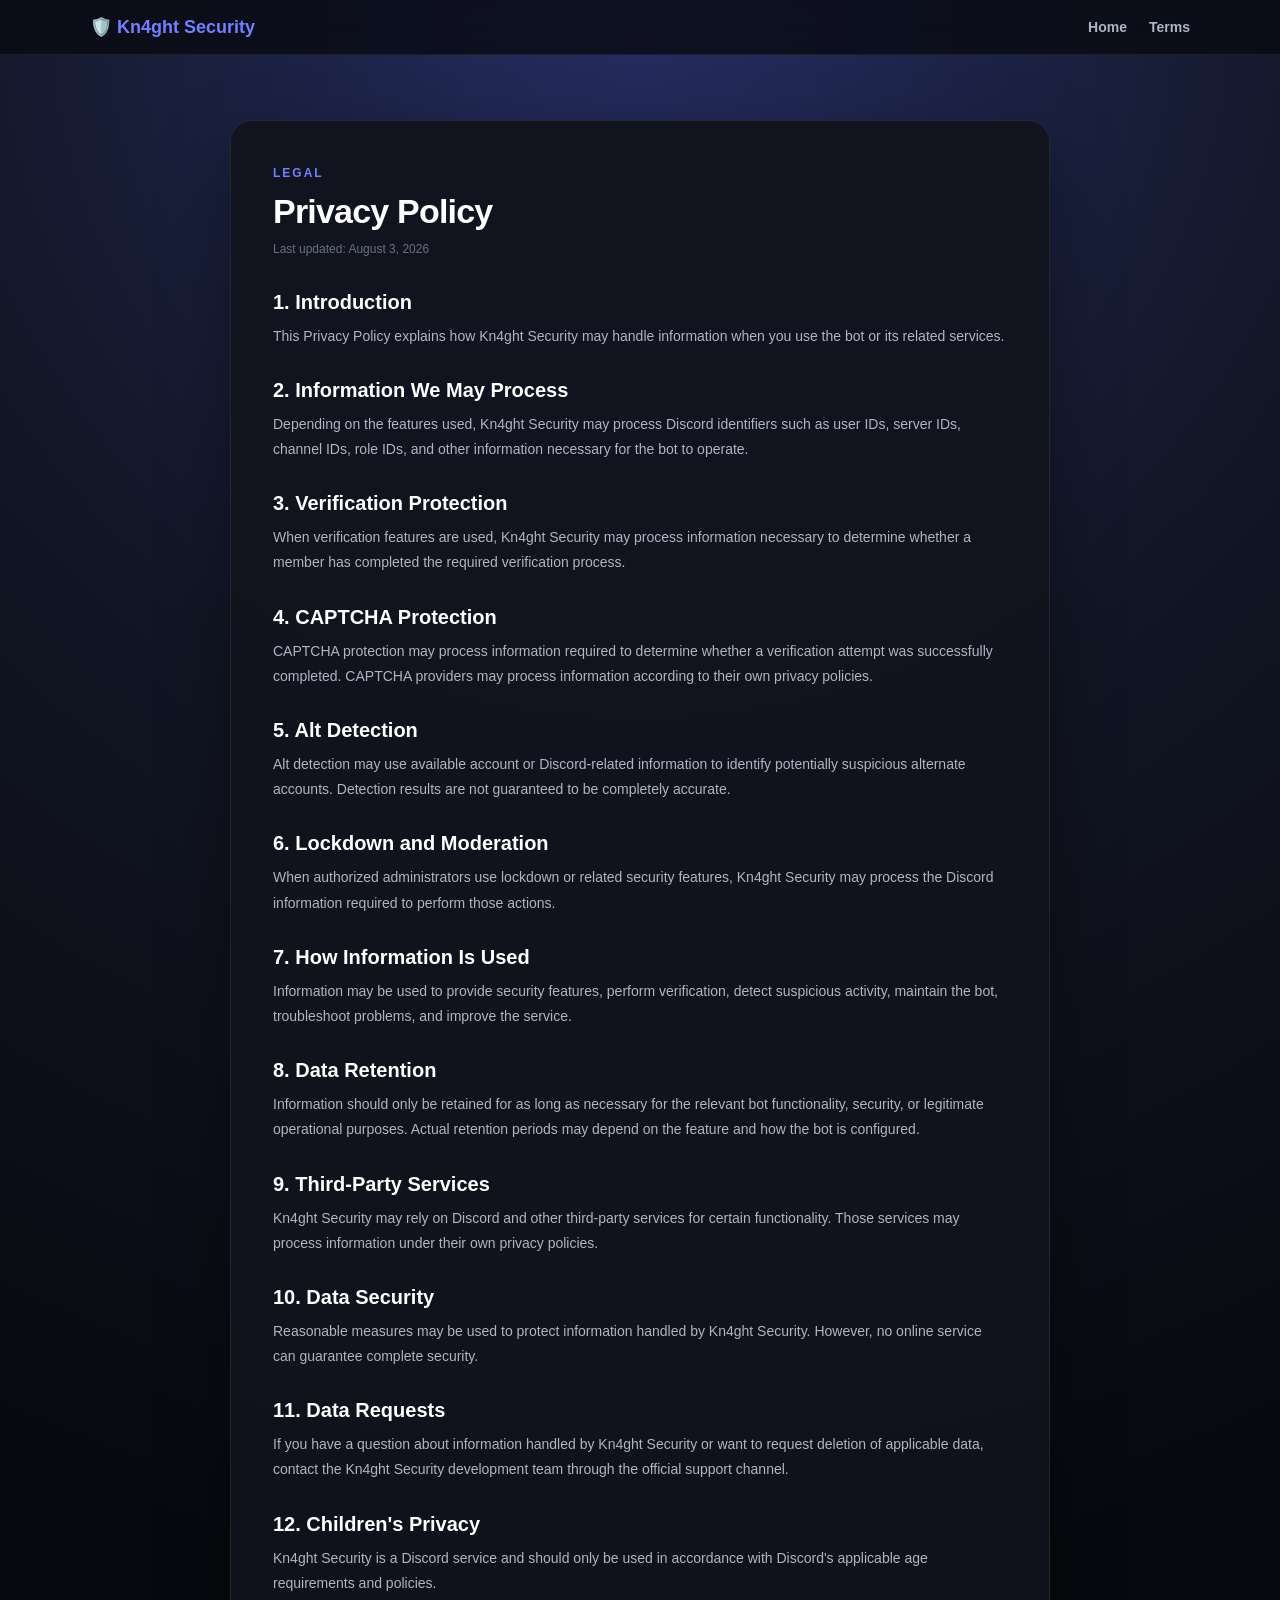
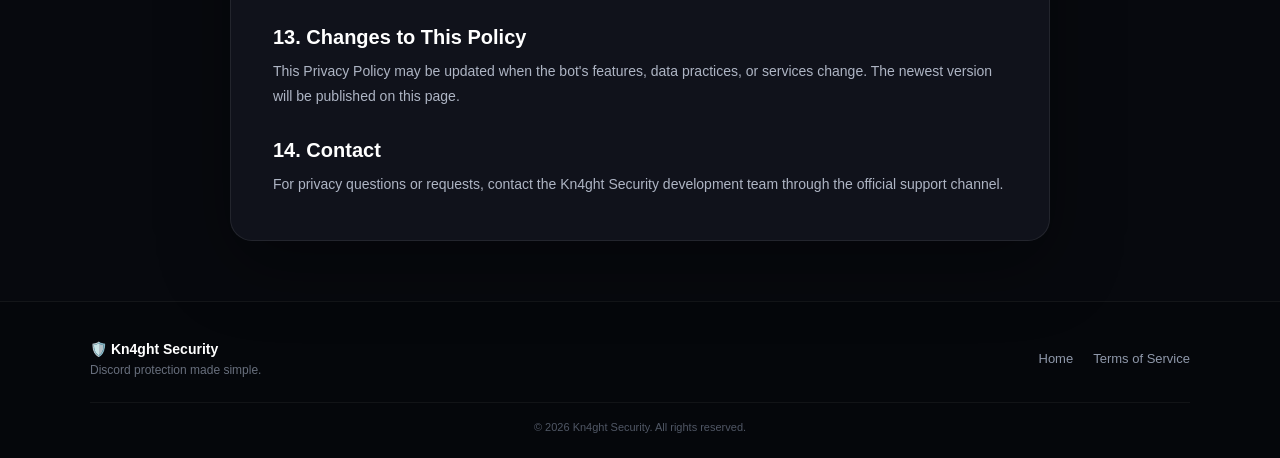
<file: privacy.html>
<!DOCTYPE html>
<html lang="en">

<head>
  <meta charset="UTF-8">

  <meta
    name="viewport"
    content="width=device-width, initial-scale=1.0">

  <meta
    name="theme-color"
    content="#5865f2">

  <meta
    name="description"
    content="Privacy Policy for Kn4ght Security.">

  <title>Privacy Policy | Kn4ght Security</title>

  <link rel="stylesheet" href="style.css">
</head>

<body>

  <!-- NAVBAR -->

  <nav id="navbar">

    <div class="nav-content">

      <a
        href="index.html"
        class="logo">

        🛡️ <span>Kn4ght Security</span>

      </a>

      <div class="nav-links">

        <a href="index.html">
          Home
        </a>

        <a href="terms.html">
          Terms
        </a>

      </div>

    </div>

  </nav>


  <!-- PRIVACY POLICY -->

  <main class="legal-page">

    <article class="legal-card">

      <span class="section-label">
        LEGAL
      </span>

      <h1>
        Privacy Policy
      </h1>

      <p class="updated">
        Last updated: August 3, 2026
      </p>


      <h2>
        1. Introduction
      </h2>

      <p>
        This Privacy Policy explains how
        Kn4ght Security may handle information
        when you use the bot or its related
        services.
      </p>


      <h2>
        2. Information We May Process
      </h2>

      <p>
        Depending on the features used,
        Kn4ght Security may process Discord
        identifiers such as user IDs, server
        IDs, channel IDs, role IDs, and other
        information necessary for the bot to
        operate.
      </p>


      <h2>
        3. Verification Protection
      </h2>

      <p>
        When verification features are used,
        Kn4ght Security may process information
        necessary to determine whether a member
        has completed the required verification
        process.
      </p>


      <h2>
        4. CAPTCHA Protection
      </h2>

      <p>
        CAPTCHA protection may process
        information required to determine
        whether a verification attempt was
        successfully completed. CAPTCHA
        providers may process information
        according to their own privacy policies.
      </p>


      <h2>
        5. Alt Detection
      </h2>

      <p>
        Alt detection may use available account
        or Discord-related information to identify
        potentially suspicious alternate accounts.
        Detection results are not guaranteed to
        be completely accurate.
      </p>


      <h2>
        6. Lockdown and Moderation
      </h2>

      <p>
        When authorized administrators use
        lockdown or related security features,
        Kn4ght Security may process the Discord
        information required to perform those
        actions.
      </p>


      <h2>
        7. How Information Is Used
      </h2>

      <p>
        Information may be used to provide
        security features, perform verification,
        detect suspicious activity, maintain
        the bot, troubleshoot problems, and
        improve the service.
      </p>


      <h2>
        8. Data Retention
      </h2>

      <p>
        Information should only be retained for
        as long as necessary for the relevant
        bot functionality, security, or legitimate
        operational purposes. Actual retention
        periods may depend on the feature and
        how the bot is configured.
      </p>


      <h2>
        9. Third-Party Services
      </h2>

      <p>
        Kn4ght Security may rely on Discord and
        other third-party services for certain
        functionality. Those services may process
        information under their own privacy
        policies.
      </p>


      <h2>
        10. Data Security
      </h2>

      <p>
        Reasonable measures may be used to
        protect information handled by
        Kn4ght Security. However, no online
        service can guarantee complete security.
      </p>


      <h2>
        11. Data Requests
      </h2>

      <p>
        If you have a question about information
        handled by Kn4ght Security or want to
        request deletion of applicable data,
        contact the Kn4ght Security development
        team through the official support channel.
      </p>


      <h2>
        12. Children's Privacy
      </h2>

      <p>
        Kn4ght Security is a Discord service and
        should only be used in accordance with
        Discord's applicable age requirements
        and policies.
      </p>


      <h2>
        13. Changes to This Policy
      </h2>

      <p>
        This Privacy Policy may be updated when
        the bot's features, data practices, or
        services change. The newest version will
        be published on this page.
      </p>


      <h2>
        14. Contact
      </h2>

      <p>
        For privacy questions or requests,
        contact the Kn4ght Security development
        team through the official support channel.
      </p>

    </article>

  </main>


  <!-- FOOTER -->

  <footer>

    <div class="footer-content">

      <div>

        <strong>
          🛡️ Kn4ght Security
        </strong>

        <p>
          Discord protection made simple.
        </p>

      </div>


      <div class="footer-links">

        <a href="index.html">
          Home
        </a>

        <a href="terms.html">
          Terms of Service
        </a>

      </div>

    </div>


    <div class="copyright">
      © 2026 Kn4ght Security.
      All rights reserved.
    </div>

  </footer>


  <script src="script.js"></script>

</body>

</html>
</file>
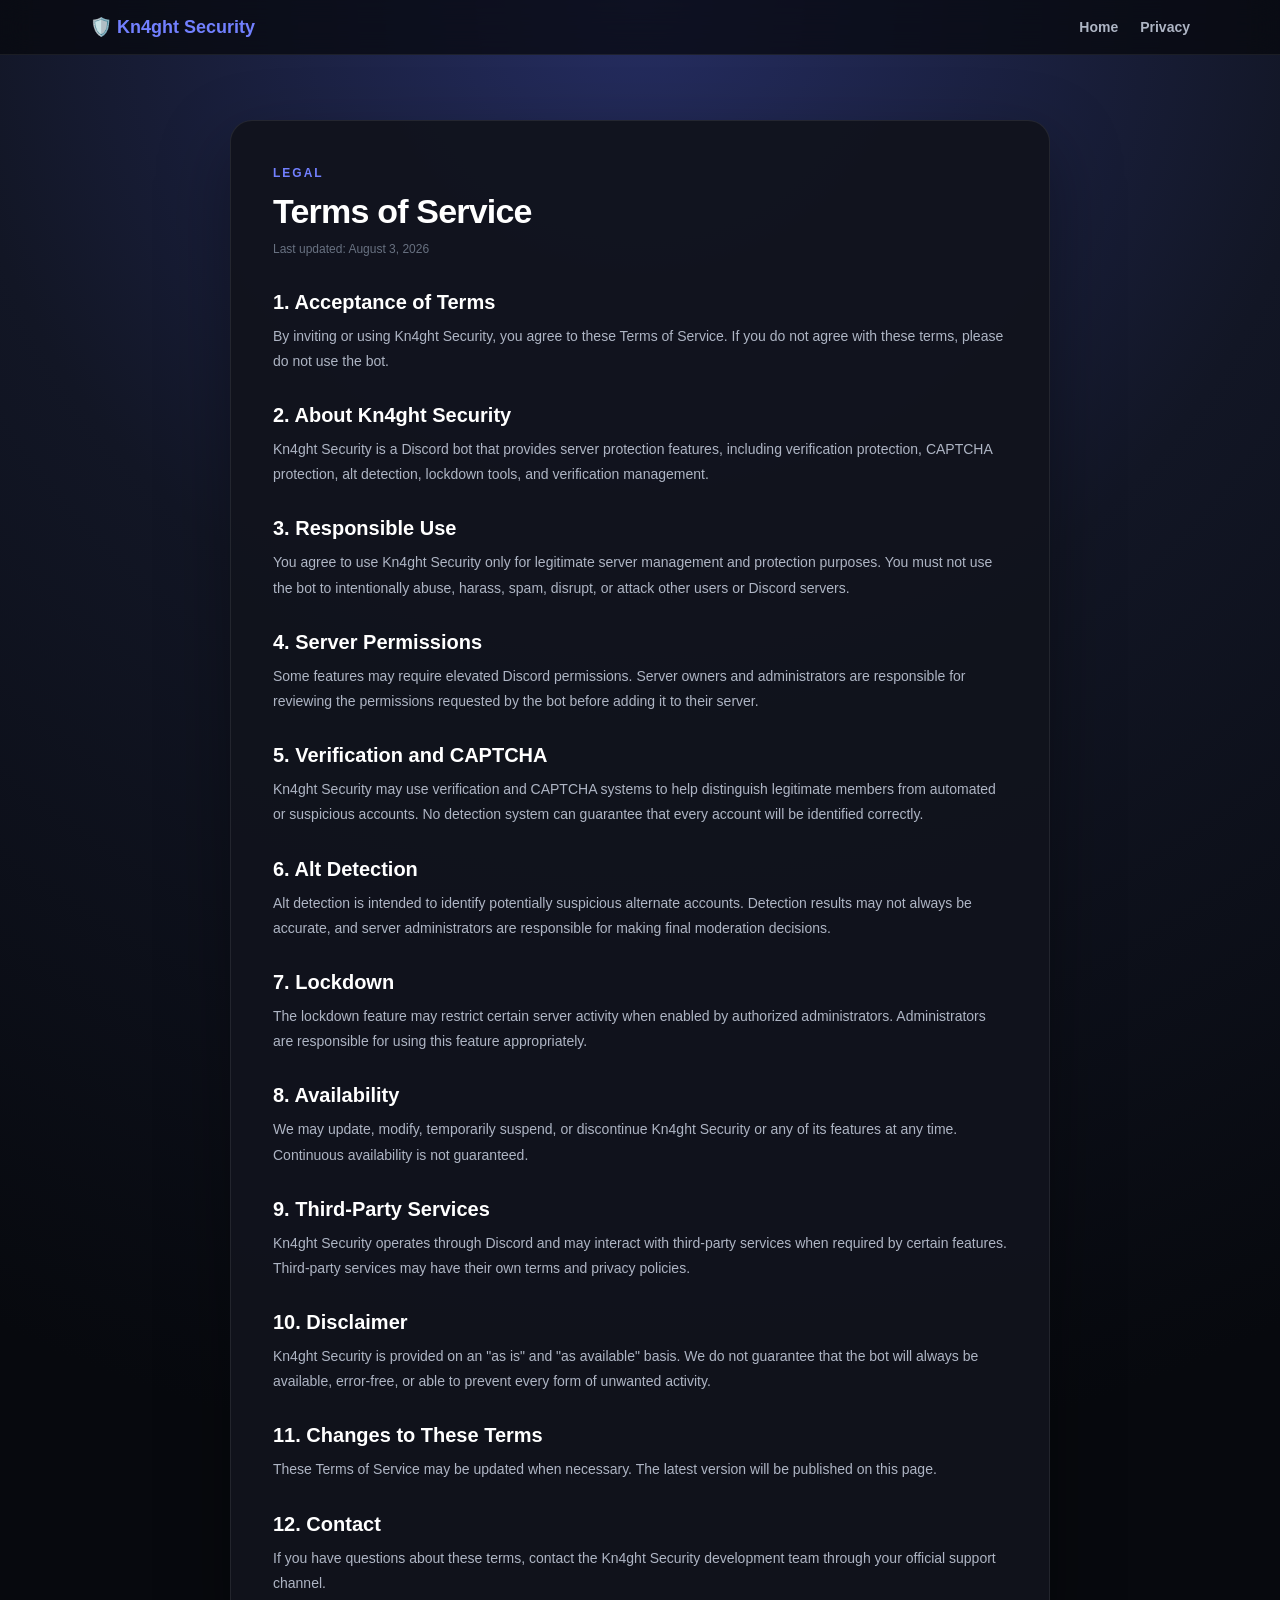
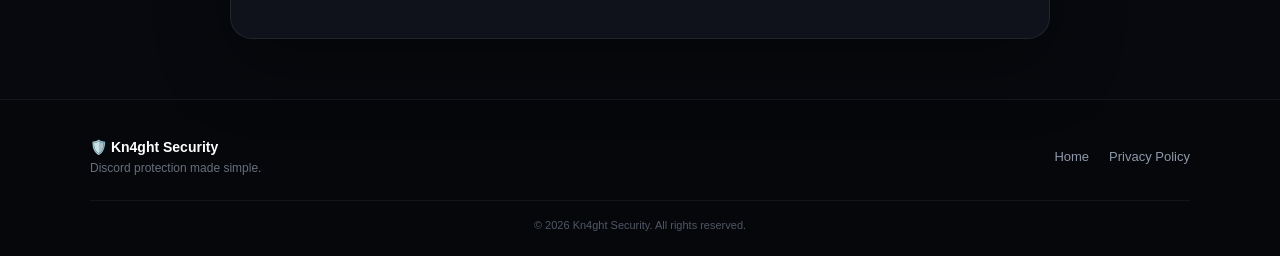
<file: terms.html>
<!DOCTYPE html>
<html lang="en">

<head>
  <meta charset="UTF-8">

  <meta
    name="viewport"
    content="width=device-width, initial-scale=1.0">

  <meta
    name="theme-color"
    content="#5865f2">

  <meta
    name="description"
    content="Terms of Service for Kn4ght Security.">

  <title>Terms of Service | Kn4ght Security</title>

  <link rel="stylesheet" href="style.css">
</head>

<body>

  <!-- NAVBAR -->

  <nav id="navbar">

    <div class="nav-content">

      <a
        href="index.html"
        class="logo">

        🛡️ <span>Kn4ght Security</span>

      </a>

      <div class="nav-links">

        <a href="index.html">
          Home
        </a>

        <a href="privacy.html">
          Privacy
        </a>

      </div>

    </div>

  </nav>


  <!-- TERMS -->

  <main class="legal-page">

    <article class="legal-card">

      <span class="section-label">
        LEGAL
      </span>

      <h1>
        Terms of Service
      </h1>

      <p class="updated">
        Last updated: August 3, 2026
      </p>


      <h2>
        1. Acceptance of Terms
      </h2>

      <p>
        By inviting or using Kn4ght Security,
        you agree to these Terms of Service.
        If you do not agree with these terms,
        please do not use the bot.
      </p>


      <h2>
        2. About Kn4ght Security
      </h2>

      <p>
        Kn4ght Security is a Discord bot that
        provides server protection features,
        including verification protection,
        CAPTCHA protection, alt detection,
        lockdown tools, and verification
        management.
      </p>


      <h2>
        3. Responsible Use
      </h2>

      <p>
        You agree to use Kn4ght Security only
        for legitimate server management and
        protection purposes. You must not use
        the bot to intentionally abuse, harass,
        spam, disrupt, or attack other users
        or Discord servers.
      </p>


      <h2>
        4. Server Permissions
      </h2>

      <p>
        Some features may require elevated
        Discord permissions. Server owners and
        administrators are responsible for
        reviewing the permissions requested by
        the bot before adding it to their server.
      </p>


      <h2>
        5. Verification and CAPTCHA
      </h2>

      <p>
        Kn4ght Security may use verification and
        CAPTCHA systems to help distinguish
        legitimate members from automated or
        suspicious accounts. No detection system
        can guarantee that every account will be
        identified correctly.
      </p>


      <h2>
        6. Alt Detection
      </h2>

      <p>
        Alt detection is intended to identify
        potentially suspicious alternate accounts.
        Detection results may not always be
        accurate, and server administrators are
        responsible for making final moderation
        decisions.
      </p>


      <h2>
        7. Lockdown
      </h2>

      <p>
        The lockdown feature may restrict certain
        server activity when enabled by authorized
        administrators. Administrators are
        responsible for using this feature
        appropriately.
      </p>


      <h2>
        8. Availability
      </h2>

      <p>
        We may update, modify, temporarily
        suspend, or discontinue Kn4ght Security
        or any of its features at any time.
        Continuous availability is not guaranteed.
      </p>


      <h2>
        9. Third-Party Services
      </h2>

      <p>
        Kn4ght Security operates through Discord
        and may interact with third-party services
        when required by certain features.
        Third-party services may have their own
        terms and privacy policies.
      </p>


      <h2>
        10. Disclaimer
      </h2>

      <p>
        Kn4ght Security is provided on an
        "as is" and "as available" basis.
        We do not guarantee that the bot will
        always be available, error-free, or able
        to prevent every form of unwanted activity.
      </p>


      <h2>
        11. Changes to These Terms
      </h2>

      <p>
        These Terms of Service may be updated
        when necessary. The latest version will
        be published on this page.
      </p>


      <h2>
        12. Contact
      </h2>

      <p>
        If you have questions about these terms,
        contact the Kn4ght Security development
        team through your official support channel.
      </p>

    </article>

  </main>


  <!-- FOOTER -->

  <footer>

    <div class="footer-content">

      <div>

        <strong>
          🛡️ Kn4ght Security
        </strong>

        <p>
          Discord protection made simple.
        </p>

      </div>


      <div class="footer-links">

        <a href="index.html">
          Home
        </a>

        <a href="privacy.html">
          Privacy Policy
        </a>

      </div>

    </div>


    <div class="copyright">
      © 2026 Kn4ght Security.
      All rights reserved.
    </div>

  </footer>


  <script src="script.js"></script>

</body>

</html>
</file>
<file: style.css>
/* =========================
   RESET
========================= */

* {
  box-sizing: border-box;
  margin: 0;
  padding: 0;
}

html {
  scroll-behavior: smooth;
}

body {
  min-height: 100vh;
  font-family: Arial, Helvetica, sans-serif;

  color: #ffffff;

  background:
    radial-gradient(
      circle at 50% 0%,
      #252d61 0%,
      #121625 35%,
      #07090e 75%
    );

  overflow-x: hidden;
}

::selection {
  background: #5865f2;
  color: white;
}


/* =========================
   NAVBAR
========================= */

nav {
  position: fixed;
  top: 0;
  left: 0;

  width: 100%;

  padding: 16px 20px;

  background: rgba(7, 9, 14, 0.75);

  backdrop-filter: blur(16px);
  -webkit-backdrop-filter: blur(16px);

  border-bottom: 1px solid rgba(255, 255, 255, 0.07);

  z-index: 1000;

  transition:
    background 0.25s ease,
    box-shadow 0.25s ease;
}

nav.scrolled {
  background: rgba(7, 9, 14, 0.95);

  box-shadow:
    0 8px 30px rgba(0, 0, 0, 0.3);
}

.nav-content {
  width: 100%;
  max-width: 1100px;

  margin: auto;

  display: flex;

  align-items: center;
  justify-content: space-between;
}

.logo {
  color: white;

  text-decoration: none;

  font-size: 18px;
  font-weight: 800;
}

.logo span {
  color: #7280ff;
}

.nav-links {
  display: flex;

  align-items: center;

  gap: 22px;
}

.nav-links a {
  color: #aeb5c4;

  text-decoration: none;

  font-size: 14px;
  font-weight: 600;

  transition:
    color 0.2s ease;
}

.nav-links a:hover {
  color: white;
}


/* =========================
   HERO
========================= */

.hero {
  min-height: 100vh;

  padding:
    120px 20px
    80px;

  display: flex;

  align-items: center;
  justify-content: center;
}


/* =========================
   HERO CARD
========================= */

.card {
  position: relative;

  width: 100%;
  max-width: 560px;

  padding: 48px 30px;

  text-align: center;

  background:
    linear-gradient(
      145deg,
      rgba(25, 30, 47, 0.97),
      rgba(11, 14, 21, 0.97)
    );

  border:
    1px solid rgba(255, 255, 255, 0.09);

  border-radius: 26px;

  box-shadow:
    0 30px 90px rgba(0, 0, 0, 0.5),
    0 0 50px rgba(88, 101, 242, 0.1);

  overflow: hidden;

  animation:
    cardIn 0.7s ease-out;
}

.card::before {
  content: "";

  position: absolute;

  top: -170px;
  left: 50%;

  width: 350px;
  height: 350px;

  transform: translateX(-50%);

  background:
    rgba(88, 101, 242, 0.13);

  filter: blur(75px);

  pointer-events: none;
}

@keyframes cardIn {

  from {
    opacity: 0;

    transform:
      translateY(30px)
      scale(0.97);
  }

  to {
    opacity: 1;

    transform:
      translateY(0)
      scale(1);
  }

}


/* =========================
   BOT IMAGE
========================= */

.bot-icon {
  position: relative;

  width: 125px;
  height: 125px;

  margin:
    0 auto
    18px;

  border-radius: 50%;

  overflow: hidden;

  background: #151925;

  border:
    4px solid #5865f2;

  box-shadow:
    0 0 0 6px rgba(88, 101, 242, 0.08),
    0 0 40px rgba(88, 101, 242, 0.45);

  animation:
    floating 3s ease-in-out infinite;
}

.bot-icon img {
  display: block;

  width: 100%;
  height: 100%;

  object-fit: cover;

  border-radius: 50%;
}

@keyframes floating {

  0%,
  100% {
    transform: translateY(0);
  }

  50% {
    transform: translateY(-7px);
  }

}


/* =========================
   STATUS
========================= */

.status {
  display: inline-flex;

  align-items: center;

  gap: 7px;

  margin-bottom: 13px;

  padding:
    6px 12px;

  border-radius: 50px;

  background:
    rgba(35, 197, 94, 0.09);

  border:
    1px solid rgba(35, 197, 94, 0.17);

  color: #8ee6aa;

  font-size: 12px;
  font-weight: 700;
}

.status-dot {
  width: 7px;
  height: 7px;

  border-radius: 50%;

  background: #23c55e;

  box-shadow:
    0 0 9px rgba(35, 197, 94, 0.8);
}


/* =========================
   HERO TEXT
========================= */

h1 {
  position: relative;

  margin-bottom: 13px;

  font-size: 34px;

  line-height: 1.15;

  font-weight: 800;

  letter-spacing: -0.8px;
}

.description {
  position: relative;

  max-width: 450px;

  margin:
    0 auto
    30px;

  color: #aeb5c4;

  font-size: 15px;

  line-height: 1.75;
}


/* =========================
   INVITE BUTTON
========================= */

.invite-btn {
  position: relative;

  display: flex;

  width: 100%;
  min-height: 56px;

  align-items: center;
  justify-content: center;

  padding:
    15px 20px;

  border-radius: 13px;

  background:
    linear-gradient(
      135deg,
      #7280ff,
      #5865f2
    );

  color: white;

  text-decoration: none;

  font-size: 16px;
  font-weight: 800;

  box-shadow:
    0 10px 30px rgba(88, 101, 242, 0.3);

  transition:
    transform 0.2s ease,
    box-shadow 0.2s ease,
    filter 0.2s ease;
}

.invite-btn:hover {
  transform: translateY(-3px);

  filter: brightness(1.08);

  box-shadow:
    0 16px 42px rgba(88, 101, 242, 0.42);
}

.invite-btn:active {
  transform: scale(0.97);
}


/* =========================
   FEATURES SECTION
========================= */

.features-section {
  max-width: 1100px;

  margin: auto;

  padding:
    100px 20px
    120px;
}

.section-heading {
  max-width: 650px;

  margin:
    0 auto
    50px;

  text-align: center;
}

.section-label {
  display: inline-block;

  margin-bottom: 12px;

  color: #7280ff;

  font-size: 12px;
  font-weight: 800;

  letter-spacing: 2px;
}

.section-heading h2 {
  margin-bottom: 14px;

  font-size: 32px;

  letter-spacing: -0.5px;
}

.section-heading p {
  color: #8f98aa;

  font-size: 15px;

  line-height: 1.7;
}


/* =========================
   FEATURE GRID
========================= */

.features-grid {
  display: grid;

  grid-template-columns:
    repeat(3, 1fr);

  gap: 16px;
}

.feature-card {
  padding: 27px 22px;

  background:
    rgba(18, 22, 32, 0.8);

  border:
    1px solid rgba(255, 255, 255, 0.07);

  border-radius: 18px;

  transition:
    transform 0.25s ease,
    border-color 0.25s ease,
    background 0.25s ease,
    box-shadow 0.25s ease;
}

.feature-card:hover {
  transform: translateY(-6px);

  background:
    rgba(25, 30, 45, 0.9);

  border-color:
    rgba(88, 101, 242, 0.3);

  box-shadow:
    0 18px 40px rgba(0, 0, 0, 0.25);
}

.feature-icon {
  width: 48px;
  height: 48px;

  margin-bottom: 18px;

  display: flex;

  align-items: center;
  justify-content: center;

  border-radius: 13px;

  background:
    rgba(88, 101, 242, 0.1);

  border:
    1px solid rgba(88, 101, 242, 0.12);

  font-size: 22px;
}

.feature-card h3 {
  margin-bottom: 9px;

  font-size: 17px;
}

.feature-card p {
  color: #858e9f;

  font-size: 13px;

  line-height: 1.7;
}


/* =========================
   ABOUT
========================= */

.about {
  min-height: 70vh;

  padding:
    100px 20px;

  display: flex;

  align-items: center;
  justify-content: center;
}

.about-card {
  width: 100%;
  max-width: 760px;

  padding: 48px 35px;

  text-align: center;

  background:
    rgba(17, 20, 29, 0.82);

  border:
    1px solid rgba(255, 255, 255, 0.07);

  border-radius: 22px;

  box-shadow:
    0 25px 70px rgba(0, 0, 0, 0.3);
}

.about-card h2 {
  margin-bottom: 16px;

  font-size: 30px;
}

.about-card p {
  max-width: 620px;

  margin: auto;

  color: #aeb5c4;

  font-size: 15px;

  line-height: 1.8;
}

.secondary-btn {
  display: inline-flex;

  margin-top: 27px;

  padding:
    12px 22px;

  border:
    1px solid rgba(88, 101, 242, 0.35);

  border-radius: 10px;

  color: #aeb7ff;

  text-decoration: none;

  font-size: 14px;
  font-weight: 700;

  transition:
    background 0.2s ease,
    transform 0.2s ease;
}

.secondary-btn:hover {
  background:
    rgba(88, 101, 242, 0.1);

  transform: translateY(-2px);
}


/* =========================
   FOOTER
========================= */

footer {
  padding:
    38px 20px
    25px;

  background:
    rgba(5, 7, 11, 0.7);

  border-top:
    1px solid rgba(255, 255, 255, 0.06);
}

.footer-content {
  width: 100%;
  max-width: 1100px;

  margin: auto;

  display: flex;

  align-items: center;
  justify-content: space-between;

  gap: 20px;
}

.footer-content strong {
  font-size: 14px;
}

.footer-content p {
  margin-top: 5px;

  color: #686f7d;

  font-size: 12px;
}

.footer-links {
  display: flex;

  gap: 20px;

  flex-wrap: wrap;
}

.footer-links a {
  color: #8f98aa;

  text-decoration: none;

  font-size: 13px;

  transition: color 0.2s ease;
}

.footer-links a:hover {
  color: #7289ff;
}

.copyright {
  max-width: 1100px;

  margin:
    25px auto
    0;

  padding-top: 18px;

  border-top:
    1px solid rgba(255, 255, 255, 0.05);

  color: #505765;

  text-align: center;

  font-size: 11px;
}


/* =========================
   LEGAL PAGES
========================= */

.legal-page {
  min-height: 100vh;

  padding:
    120px 20px
    60px;

  display: flex;

  justify-content: center;
}

.legal-card {
  width: 100%;
  max-width: 820px;

  padding: 42px;

  background:
    rgba(17, 20, 29, 0.95);

  border:
    1px solid rgba(255, 255, 255, 0.08);

  border-radius: 22px;

  box-shadow:
    0 25px 70px rgba(0, 0, 0, 0.35);

  animation:
    cardIn 0.6s ease-out;
}

.legal-card h1 {
  margin-bottom: 8px;
}

.legal-card h2 {
  margin-top: 30px;

  margin-bottom: 10px;

  font-size: 20px;
}

.legal-card p {
  color: #aeb5c4;

  font-size: 14px;

  line-height: 1.8;
}

.updated {
  color: #687181 !important;

  font-size: 12px !important;
}


/* =========================
   MOBILE
========================= */

@media (max-width: 800px) {

  .features-grid {
    grid-template-columns:
      repeat(2, 1fr);
  }

}

@media (max-width: 600px) {

  nav {
    padding:
      14px 16px;
  }

  .nav-content {
    justify-content: center;
  }

  .nav-links {
    display: none;
  }

  .logo {
    font-size: 17px;
  }

  .hero {
    padding:
      100px 15px
      60px;
  }

  .card {
    padding:
      38px 18px;
  }

  .bot-icon {
    width: 105px;
    height: 105px;
  }

  h1 {
    font-size: 28px;
  }

  .description {
    font-size: 14px;
  }

  .features-section {
    padding:
      75px 15px
      90px;
  }

  .section-heading h2 {
    font-size: 27px;
  }

  .features-grid {
    grid-template-columns: 1fr;
  }

  .about {
    padding:
      70px 15px;
  }

  .about-card {
    padding:
      32px 20px;
  }

  .about-card h2 {
    font-size: 25px;
  }

  .footer-content {
    flex-direction: column;

    text-align: center;
  }

  .footer-links {
    justify-content: center;
  }

  .legal-page {
    padding:
      100px 15px
      40px;
  }

  .legal-card {
    padding:
      28px 20px;
  }

  .legal-card h1 {
    font-size: 27px;
  }

}

@media (prefers-reduced-motion: reduce) {

  html {
    scroll-behavior: auto;
  }

  *,
  *::before,
  *::after {
    animation: none !important;
    transition: none !important;
  }

}
</file>
